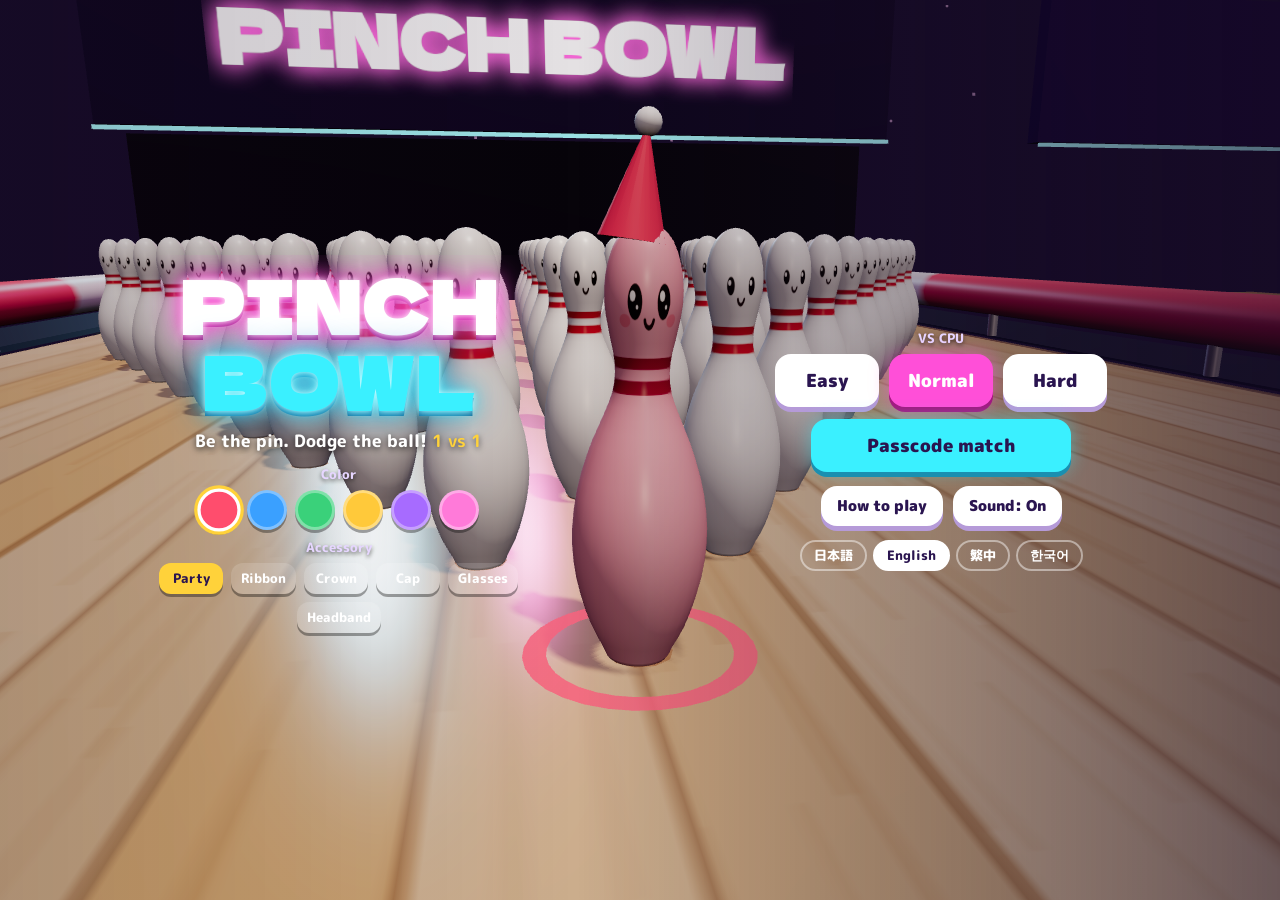
<file: index.html>
<!doctype html>
<html lang="ja">
<head>
<!-- Google tag (gtag.js) -->
<script async src="https://www.googletagmanager.com/gtag/js?id=G-5RB6XMN0QR"></script>
<script>
  window.dataLayer = window.dataLayer || [];
  function gtag(){dataLayer.push(arguments);}
  gtag('js', new Date());
  gtag('config', 'G-5RB6XMN0QR');
</script>
<meta charset="utf-8">
<meta name="viewport" content="width=device-width,initial-scale=1,maximum-scale=1,user-scalable=no,viewport-fit=cover">
<title>ピンチボウル</title>
<meta name="description" content="ボウリングのピンになって、球をよけろ！ 投げる番とよける番を交代する1対1。ピンがたくさん残った方が勝ち。">
<meta name="theme-color" content="#160b26">
<meta property="og:title" content="ピンチボウル">
<meta property="og:description" content="ボウリングのピンになって、球をよけろ！ 1対1">
<meta name="apple-mobile-web-app-capable" content="yes">
<link rel="manifest" href="manifest.json">
<link rel="icon" href="icons/icon-192.png">
<link rel="apple-touch-icon" href="icons/apple-touch-icon.png">
<link rel="preconnect" href="https://fonts.googleapis.com">
<link rel="preconnect" href="https://fonts.gstatic.com" crossorigin>
<link href="https://fonts.googleapis.com/css2?family=Dela+Gothic+One&family=M+PLUS+Rounded+1c:wght@500;800;900&display=swap" rel="stylesheet">
<link rel="stylesheet" href="css/style.css">
<!-- nasubi-track: 結果画面とXへの投稿の回数を記録（ゲームの動きには影響しない） -->
<script>(function(){try{var G="pinchbowl",IDS=["s-result"];
function ev(n){try{if(typeof gtag==='function')gtag('event',n,{game:G});}catch(e){}}
var o=window.open;window.open=function(u){try{if(/intent\/(post|tweet)/.test(String(u)))ev('x_share');}catch(e){}return o.apply(window,arguments);};
if(!IDS.length)return;
function vis(e){if(!e||!e.isConnected||e.closest('[hidden]'))return false;var r=e.getBoundingClientRect();if(r.width<1||r.height<1)return false;for(var n=e;n&&n.nodeType===1;n=n.parentElement){var s=getComputedStyle(n);if(s.display==='none'||s.visibility==='hidden'||parseFloat(s.opacity)<0.05)return false;}return true;}
var was={};setInterval(function(){try{var any=false;for(var i=0;i<IDS.length;i++){if(vis(document.getElementById(IDS[i])))any=true;}if(any&&!was.v)ev('result_view');was.v=any;}catch(e){}},700);
}catch(e){}})();</script>
<!-- nasubi-ad: スマホのとき、結果画面とタイトル画面の決めた場所に広告の帯（と、決めた場所だけその下に大きい広告）を出す（遊んでいる最中は出さない・ボタンに重ねない・広告の幅320pxを切らない・画面が出たらすぐ見せるが、最初の1.2秒は押しても反応しない・画面が出るたびに新しい広告を読みこむ（場所ごとに30秒に1回まで）・画面が隠れて2秒たったら広告を外して止める・タイトル画面はタイトル用の広告枠を使う） -->
<script>(function(){try{var C=[{"a": "#s-result .card", "v": "#s-result"}, {"a": "#s-title div.title-box", "v": "#s-title", "t": 1, "b": 1, "m": 20, "x": "", "x2": ""}],BIG=1,M=20,EX="",EX2="",AD='https://nasubi-no-oniwa.github.io/ad/',AD2='https://nasubi-no-oniwa.github.io/ad/big.html',TAD='https://nasubi-no-oniwa.github.io/ad/t.html',TAD2='https://nasubi-no-oniwa.github.io/ad/tbig.html',LOCK=1200,HOLD=2000,MIN=30000;
if(/[?&]noad=1/.test(location.search))return;
if(!/iPhone|iPod|Android|Mobile|Windows Phone|BlackBerry/i.test(navigator.userAgent||''))return;
var S=[];
function vis(e){if(!e||!e.isConnected||e.closest('[hidden]'))return false;var r=e.getBoundingClientRect();if(r.width<1||r.height<1)return false;for(var n=e;n&&n.nodeType===1;n=n.parentElement){var s=getComputedStyle(n);if(s.display==='none'||s.visibility==='hidden'||parseFloat(s.opacity)<0.05)return false;}return true;}
function opt(i,k,d){return C[i][k]===undefined?d:C[i][k];}
function mk(i){var b=document.createElement('div');b.className='nsb-ad';b.style.cssText='display:block;position:static;float:none;box-sizing:content-box;width:320px;min-width:320px;max-width:none;height:50px;margin:'+opt(i,'m',M)+'px calc((100% - 320px) / 2) 0;padding:0;border:0;background:none;box-shadow:none;border-radius:0;transform:none;overflow:hidden;flex:0 0 auto;align-self:center;'+opt(i,'x',EX);return b;}
function mk2(i){var g=document.createElement('div');g.className='nsb-ad nsb-big';g.style.cssText='display:block;position:static;float:none;box-sizing:content-box;width:300px;min-width:300px;max-width:none;height:250px;margin:20px calc((100% - 300px) / 2) 0;padding:0;border:0;background:none;box-shadow:none;border-radius:0;transform:none;overflow:hidden;flex:0 0 auto;align-self:center;'+opt(i,'x2',EX2);return g;}
function mkf(u,w,h){var f=document.createElement('iframe');f.title='ad';f.setAttribute('scrolling','no');f.width=w;f.height=h;f.style.cssText='border:0;margin:0;padding:0;width:'+w+'px;height:'+h+'px;display:block;max-width:none;visibility:hidden;pointer-events:none';f.src=u;return f;}
function place(){for(var i=0;i<C.length;i++){var a=document.querySelector(C[i].a);if(!a)continue;var s=S[i]||(S[i]={b:mk(i),g:opt(i,'b',BIG)?mk2(i):null,on:false,since:0,hid:0,last:0,f:null,f2:null});var b=s.b;
if(C[i].p==='first'){if(a.firstElementChild!==b)a.insertBefore(b,a.firstChild);}else if(b.parentNode!==a)a.appendChild(b);
if(s.g&&b.nextSibling!==s.g)a.insertBefore(s.g,b.nextSibling);}}
function off(s,now){if(s.f){s.f.style.visibility='hidden';s.f.style.pointerEvents='none';}if(s.f2){s.f2.style.visibility='hidden';s.f2.style.pointerEvents='none';}s.on=false;s.since=0;s.hid=now;}
function kill(s){if(s.f){if(s.f.parentNode)s.f.parentNode.removeChild(s.f);s.f=null;}if(s.f2){if(s.f2.parentNode)s.f2.parentNode.removeChild(s.f2);s.f2=null;}}
function tick(){try{place();var k=-1,i,s,res=false,now=Date.now();
for(i=0;i<C.length;i++){s=S[i];if(!C[i].t&&s&&vis(document.querySelector(C[i].v))&&vis(s.b)){k=i;res=true;break;}}
if(k<0)for(i=0;i<C.length;i++){s=S[i];if(C[i].t&&s&&vis(document.querySelector(C[i].v))&&vis(s.b)){k=i;break;}}
if(document.hidden)k=-1;
for(i=0;i<C.length;i++){s=S[i];if(!s)continue;
if(C[i].t){var d=(res&&vis(document.querySelector(C[i].v)))?'none':'block';if(s.b.style.display!==d){s.b.style.display=d;if(s.g)s.g.style.display=d;}}
if(i!==k){if(s.on)off(s,now);if(s.f&&now-s.hid>=HOLD&&now-s.last>=MIN)kill(s);}}
if(k<0)return;
s=S[k];
if(!s.on){s.on=true;s.since=now;}
if(!s.f){var t=!!C[k].t;s.f=mkf(t?TAD:AD,320,50);s.b.appendChild(s.f);if(s.g){s.f2=mkf(t?TAD2:AD2,300,250);s.g.appendChild(s.f2);}s.last=now;}
if(s.f.parentNode!==s.b)s.b.appendChild(s.f);if(s.f2&&s.f2.parentNode!==s.g)s.g.appendChild(s.f2);
var pe=(now-s.since<LOCK)?'none':'auto';
s.f.style.visibility='visible';s.f.style.pointerEvents=pe;if(s.f2){s.f2.style.visibility='visible';s.f2.style.pointerEvents=pe;}
}catch(_){}}
function go(){place();try{new MutationObserver(place).observe(document.body,{childList:true,subtree:true});}catch(_){}setInterval(tick,300);}
if(document.body)go();else document.addEventListener('DOMContentLoaded',go);
}catch(e){}})();</script>
<!-- nasubi-next: 結果画面に「次のゲーム」を出す（右にスライドするか押すと、おすすめの画面。中身は nasubi-no-oniwa.github.io/next/next.js で全作品共通） -->
<script>window.NSB_NEXT={"g": "pinchbowl", "r": [{"a": "#s-result .card", "v": "#s-result"}], "ad": 1};</script>
<script src="https://nasubi-no-oniwa.github.io/next/next.js" defer></script>
</head>
<body>
<div id="view"></div>

<!-- タイトル -->
<div class="screen active" id="s-title">
  <div class="title-box">
    <div class="tcol">
      <div class="logo"><span class="l1" data-i="l1">ピンチ</span><span class="l2" data-i="l2">ボウル</span></div>
      <div class="sub" data-ih="sub">ピンになって、球をよけろ！ <b>1対1</b></div>
      <div class="sel"><div class="lbl" data-i="color">いろ</div><div class="row" id="col-row"></div></div>
      <div class="sel"><div class="lbl" data-i="deco">かざり</div><div class="row" id="hat-row"></div></div>
    </div>
    <div class="tcol">
      <div class="lbl" data-i="vs_cpu">CPUとたいせん</div>
      <div class="lv-row">
        <button class="btn lv" data-lv="easy" data-i="lv_easy">かんたん</button>
        <button class="btn lv hot" data-lv="normal" data-i="lv_normal">ふつう</button>
        <button class="btn lv" data-lv="hard" data-i="lv_hard">むずかしい</button>
      </div>
      <button class="btn on-btn" id="btn-online" data-i="online2">あいことば対戦</button>
      <div class="row2">
        <button class="btn sm" id="btn-howto" data-i="howto">あそびかた</button>
        <button class="btn sm" id="btn-snd"><span data-i="snd">音：</span><span id="snd-name">あり</span></button>
      </div>
      <div class="langs" role="group" aria-label="Language"><button type="button" data-lang="ja">日本語</button><button type="button" data-lang="en">English</button><button type="button" data-lang="zh">繁中</button><button type="button" data-lang="ko">한국어</button></div>
    </div>
  </div>
</div>

<!-- あいことば対戦 -->
<div class="screen" id="s-online">
  <div class="title-box">
    <div class="card on-card">
      <h2 data-i="online2">あいことば対戦</h2>
      <div id="on-form">
        <p class="note" data-i="on_note">同じ「あいことば」を入れた人と1対1。3人目からは観戦になります。</p>
        <label class="fld"><span data-i="name">なまえ</span><input id="in-name" maxlength="8" placeholder="8文字まで" data-ip="ph_name"></label>
        <label class="fld"><span data-i="passcode">あいことば</span><input id="in-code" maxlength="20" placeholder="例：ストライク" data-ip="ex_code"></label>
        <button class="btn hot" id="btn-join" data-i="join2">入る</button>
      </div>
      <div id="on-wait" class="hide">
        <p class="big-note" id="on-msg" data-i="waiting">あいてを待っています…</p>
        <p class="note" id="on-people"></p>
      </div>
      <p class="err" id="on-err"></p>
      <button class="btn sm" id="btn-on-back" data-i="back">もどる</button>
    </div>
  </div>
</div>

<!-- あそびかた -->
<div class="screen" id="s-howto">
  <div class="title-box">
    <div class="card how">
      <h2 data-i="howto">あそびかた</h2>
      <ol>
        <li data-ih="h1"><b>100本のピンのうち、1本があなた。</b>はじめに自分になるピンをえらびます。</li>
        <li data-ih="h2">「投げる番」と「よける番」を<b>3回ずつ</b>交代。最後に<b>ピンがたくさん残っていた方が勝ち</b>。</li>
        <li data-ih="h3"><b>よける番：</b>左がわをさわってスティックで動く（ジャンプはできない）。動いてほかのピンにぶつかると、そのピンも倒れてしまう。</li>
        <li data-ih="h4">ピンにたくさん当たって<b class="blue">青く光った球</b>は、ぶつかれば<b>止められる</b>。<b class="red">赤い球</b>に当たると<b>ふっとんで、その場で負け！</b></li>
        <li data-ih="h5"><b>前の方のピンをえらぶとボーナス</b>（前から5列：＋15本、6〜10列：＋8本）。最後まで生き残ったら足されます。</li>
        <li data-ih="h6"><b>投げる番：</b>左右にドラッグで位置、<b>上にスワイプ</b>で投げる。速くスワイプすると速い球、指を曲げるとカーブ。横のガードレールで<b>はね返り</b>もねらえます。「＋バンパー」で、1投に1本<b>はね返り用のバンパー</b>を好きな場所・向きに置けます（相手にも見えます）。</li>
      </ol>
      <p class="note" data-i="pc_note">PC：よける＝WASD／矢印　投げる＝マウスでスワイプ（キーボードなら ←→で位置、Q/Eでカーブ、スペース長押しで投げる）</p>
      <p class="credit" data-i="credit">素材：Kenney「Impact Sounds」（CC0）　音楽：自作</p>
      <button class="btn" id="btn-how-back" data-i="back">もどる</button>
    </div>
  </div>
</div>

<!-- 試合の表示 -->
<div id="hud" class="hide">
  <div class="topbar">
    <div class="pl" id="pl0"><i class="dot"></i><span class="nm"></span><b class="cnt">100</b><em class="bn"></em></div>
    <div class="mid"><div class="tn" id="tn"></div><div class="ph" id="ph"></div><div class="tbar"><i id="tbar"></i></div></div>
    <div class="pl r" id="pl1"><em class="bn"></em><b class="cnt">100</b><span class="nm"></span><i class="dot"></i></div>
  </div>
  <button class="btn ic ui" id="btn-pause">Ⅱ</button>
  <button class="btn ic ui" id="btn-cam" data-i="cam">視点</button>
  <div class="hint" id="hint"></div>
  <div class="banner" id="banner"></div>
  <div class="spd" id="spd"><b id="spd-v"></b><span data-i="speed">はやさ</span></div>
  <div class="kbar ui" id="kbar"><i id="kbar-i"></i></div>
  <button class="btn sm ui" id="btn-auto" data-i="auto">おまかせ</button>
  <div class="watch-tag" id="watch-tag" data-i="watching">観戦中</div>
  <canvas id="mini" width="120" height="200"></canvas>
  <div class="bump-ui ui" id="bump-ui">
    <button class="btn sm" id="btn-bump" data-i="bumper">＋ バンパー</button>
    <div class="bump-edit" id="bump-edit"><button class="btn sm" id="btn-rot" data-i="rot">↻ まわす</button><button class="btn sm" id="btn-bdel" data-i="bdel">とる</button><button class="btn sm hot" id="btn-bok">OK</button></div>
  </div>
  <div class="toasts" id="toasts"></div>
</div>
<div id="stick"><div id="knob"></div></div>

<!-- 一時停止 -->
<div class="screen" id="s-pause">
  <div class="title-box"><div class="card"><h2 data-i="pause_t">ひと休み</h2>
    <button class="btn hot" id="btn-resume" data-i="resume">つづける</button>
    <button class="btn" id="btn-quit" data-i="to_title">タイトルへ</button>
  </div></div>
</div>

<!-- 結果 -->
<div class="screen" id="s-result">
  <div class="title-box"><div class="card res">
    <div class="res-t" id="res-t"></div>
    <div class="res-why" id="res-why"></div>
    <div class="res-sc"><div class="rs" id="rs0"></div><div class="vs">VS</div><div class="rs" id="rs1"></div></div>
    <div class="row2">
      <button class="btn hot" id="btn-again" data-i="again">もう一回</button>
      <button class="btn" id="btn-title" data-i="to_title">タイトルへ</button>
    </div>
    <p class="note" id="res-note"></p>
  </div></div>
</div>

<div class="loading" id="loading" data-i="loading">よみこみ中…</div>

<script src="js/i18n.js"></script>
<script src="lib/three.min.js"></script>
<script src="lib/cannon.min.js"></script>
<script src="js/firebase-config.js"></script>
<script src="js/config.js"></script>
<script src="js/sound.js"></script>
<script src="js/phys.js"></script>
<script src="js/cpu.js"></script>
<script src="js/render.js"></script>
<script src="js/input.js"></script>
<script src="js/online.js"></script>
<script src="js/main.js"></script>
</body>
</html>
</file>
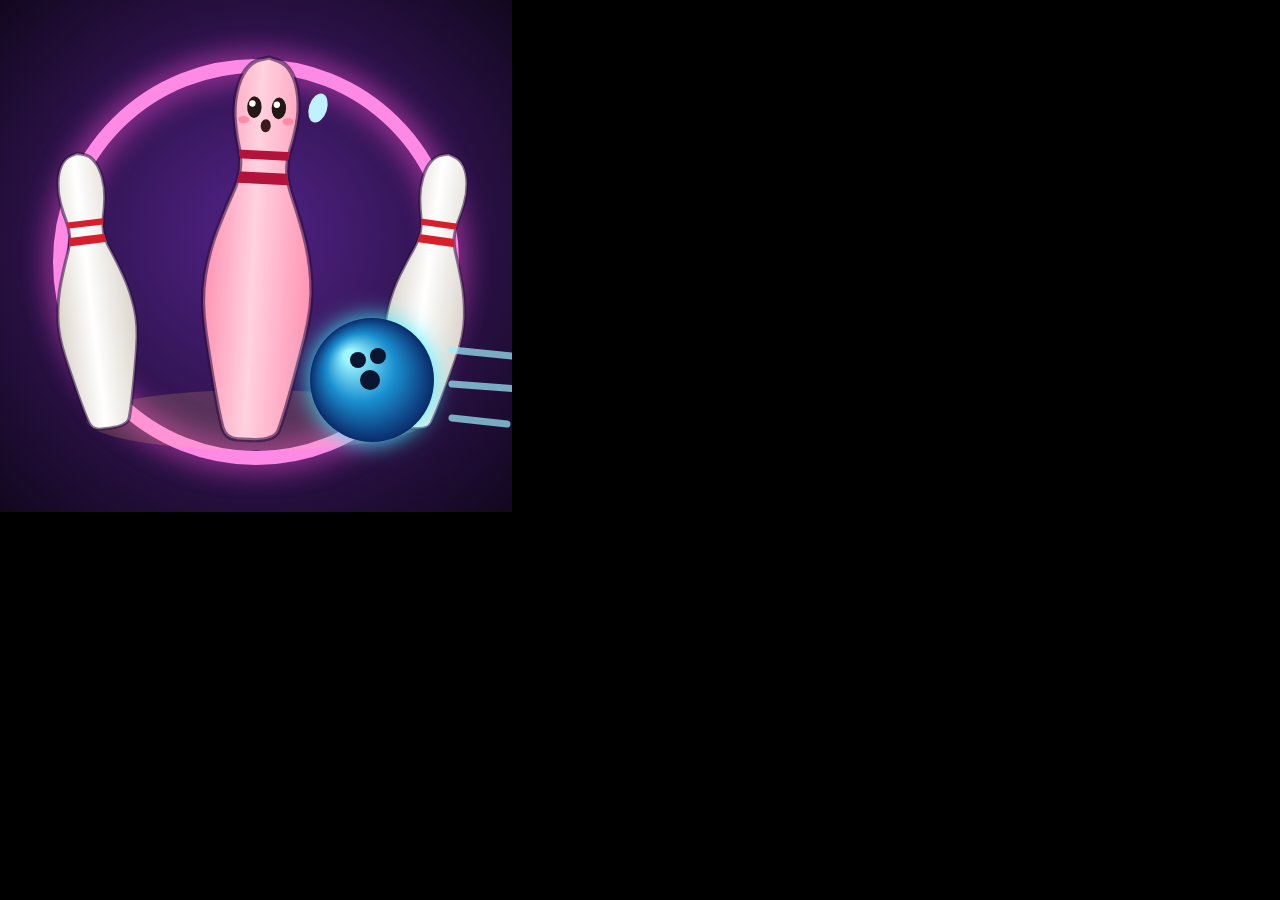
<file: icon.html>
<!doctype html><html><body style="margin:0;background:#000">
<canvas id="c" width="512" height="512"></canvas>
<script>
// アイコン（この画面をそのまま画像にする）
const c=document.getElementById('c'), g=c.getContext('2d');
const bg=g.createRadialGradient(256,230,40,256,256,360); bg.addColorStop(0,'#4a1f7a'); bg.addColorStop(1,'#12071f'); g.fillStyle=bg; g.fillRect(0,0,512,512);
// ネオンの輪
g.save(); g.shadowColor='#ff4fd8'; g.shadowBlur=30; g.strokeStyle='#ff8ae6'; g.lineWidth=14; g.beginPath(); g.arc(256,262,196,0,Math.PI*2); g.stroke(); g.restore();
// ゆか
g.fillStyle='rgba(255,190,120,.18)'; g.beginPath(); g.ellipse(256,420,170,30,0,0,Math.PI*2); g.fill();
// ピン
function pin(x,y,s,rot,body,stripe,face){
  g.save(); g.translate(x,y); g.rotate(rot); g.scale(s,s);
  const P=[[0,0],[34,0],[44,-30],[60,-100],[78,-190],[70,-260],[50,-320],[34,-360],[32,-390],[40,-420],[46,-460],[40,-500],[24,-525],[0,-532]];
  g.beginPath();
  const Q=P.concat(P.slice().reverse().map(p=>[-p[0],p[1]]));
  g.moveTo(Q[0][0],Q[0][1]); for(let i=1;i<Q.length-1;i++){ const mx=(Q[i][0]+Q[i+1][0])/2, my=(Q[i][1]+Q[i+1][1])/2; g.quadraticCurveTo(Q[i][0],Q[i][1],mx,my); } g.lineTo(Q[Q.length-1][0],Q[Q.length-1][1]);
  g.closePath();
  const gr=g.createLinearGradient(-80,0,80,0); gr.addColorStop(0,body[0]); gr.addColorStop(.45,body[1]); gr.addColorStop(1,body[0]); g.fillStyle=gr; g.fill();
  g.lineWidth=6; g.strokeStyle='rgba(40,10,60,.55)'; g.stroke();
  g.save(); g.clip(); g.fillStyle=stripe; g.fillRect(-90,-372,180,16); g.fillRect(-90,-402,180,12); g.restore();
  if(face){
    g.fillStyle='#231815'; for(const dx of [-17,17]){ g.beginPath(); g.ellipse(dx,-462,10,15,0,0,Math.PI*2); g.fill(); }
    g.fillStyle='#fff'; for(const dx of [-17,17]){ g.beginPath(); g.arc(dx-3,-467,4.5,0,Math.PI*2); g.fill(); }
    g.fillStyle='#3a1a1a'; g.beginPath(); g.ellipse(0,-437,7,9,0,0,Math.PI*2); g.fill();
    g.fillStyle='rgba(255,110,140,.6)'; for(const dx of [-31,31]){ g.beginPath(); g.ellipse(dx,-444,8,5,0,0,Math.PI*2); g.fill(); }
  }
  g.restore();
}
pin(110,428,0.52,-0.12,['#d9d2c8','#ffffff'],'#d81e2c',false);
pin(410,428,0.52,0.14,['#d9d2c8','#ffffff'],'#d81e2c',false);
pin(250,440,0.72,0.05,['#ff8fb0','#ffd2e0'],'#b3123a',true);
// 球
g.save(); g.shadowColor='#3af0ff'; g.shadowBlur=24;
const bx=372,by=380,br=62; const bg2=g.createRadialGradient(bx-22,by-24,6,bx,by,br); bg2.addColorStop(0,'#9ff7ff'); bg2.addColorStop(.5,'#1a8fd0'); bg2.addColorStop(1,'#0a2a6a');
g.fillStyle=bg2; g.beginPath(); g.arc(bx,by,br,0,Math.PI*2); g.fill(); g.restore();
g.fillStyle='#0a1530'; for(const [dx,dy,r] of [[-14,-20,8],[6,-24,8],[-2,0,10]]){ g.beginPath(); g.arc(bx+dx,by+dy,r,0,Math.PI*2); g.fill(); }
// あせ
g.fillStyle='#bff1ff'; g.beginPath(); g.ellipse(318,108,9,15,0.3,0,Math.PI*2); g.fill();
// スピード線
g.strokeStyle='rgba(158,240,255,.7)'; g.lineWidth=7; g.lineCap='round'; for(const [y,l] of [[350,60],[384,80],[418,55]]){ g.beginPath(); g.moveTo(452,y); g.lineTo(452+l,y+6); g.stroke(); }
</script></body></html>
</file>
<file: css/style.css>
:root { --bg: #160b26; --ink: #2a1550; --pink: #ff4fd8; --cyan: #3af0ff; --yel: #ffd23a; --red: #ff4d6d; --blue: #4ac8ff; --card: #fff8fd; }
* { box-sizing: border-box; -webkit-tap-highlight-color: transparent; }
html, body { margin: 0; height: 100%; overflow: hidden; background: var(--bg); color: #fff; font-family: 'M PLUS Rounded 1c', sans-serif; font-weight: 800; user-select: none; -webkit-user-select: none; touch-action: none; }
#view { position: fixed; inset: 0; }
#view canvas { display: block; width: 100%; height: 100%; }
button { font: inherit; color: inherit; cursor: pointer; }
.hide { display: none !important; }
.screen { position: fixed; inset: 0; display: none; align-items: center; justify-content: center; }
.screen.active { display: flex; }
#s-online, #s-howto, #s-pause, #s-result { background: rgba(22,11,38,.55); backdrop-filter: blur(3px); -webkit-backdrop-filter: blur(3px); }

/* タイトル */
#s-title { background: linear-gradient(90deg, rgba(22,11,38,.15), rgba(22,11,38,.0) 45%, rgba(22,11,38,.55)); }
.title-box { display: grid; grid-template-columns: minmax(0, 1fr) minmax(0, 1fr); gap: clamp(24px, 17vw, 300px); align-items: center; padding: max(12px, env(safe-area-inset-top)) max(16px, env(safe-area-inset-right)) 12px max(16px, env(safe-area-inset-left)); max-width: 1020px; width: 100%; max-height: 100%; overflow-y: auto; text-align: center; }
#s-online .title-box, #s-howto .title-box, #s-pause .title-box, #s-result .title-box { grid-template-columns: 1fr; }
.tcol { min-width: 0; }
@media (max-aspect-ratio: 1/1) { .title-box { grid-template-columns: 1fr; gap: 10px; align-self: end; padding-bottom: max(18px, env(safe-area-inset-bottom)); } #s-title { align-items: flex-end; background: linear-gradient(180deg, rgba(22,11,38,0) 30%, rgba(22,11,38,.7)); } }
.logo { white-space: nowrap; font-family: 'Dela Gothic One', sans-serif; font-size: clamp(34px, min(5.6vw, 12vh), 76px); line-height: 1.05; letter-spacing: .02em; }
.logo span { display: block; }
.logo .l1 { color: #fff; text-shadow: 0 0 6px #fff, 0 0 18px var(--pink), 0 0 36px var(--pink), 0 5px 0 #7a1468; }
.logo .l2 { color: var(--cyan); text-shadow: 0 0 6px #c8fbff, 0 0 18px var(--cyan), 0 0 36px #1a8fd0, 0 5px 0 #145a8a; }
.sub { margin: 10px 0 12px; font-size: 17px; text-shadow: 0 2px 6px rgba(0,0,0,.7); } .sub b { color: var(--yel); }
.lbl { font-size: 13px; color: #e6d6ff; margin-bottom: 6px; text-shadow: 0 2px 4px rgba(0,0,0,.6); }
.sel { margin-top: 8px; }
.row { display: flex; gap: 8px; justify-content: center; flex-wrap: wrap; }
.sw { width: 40px; height: 40px; border-radius: 50%; border: 3px solid rgba(255,255,255,.35); box-shadow: 0 3px 0 rgba(0,0,0,.35); padding: 0; }
.sw.on { border-color: #fff; box-shadow: 0 0 0 3px var(--yel), 0 3px 0 rgba(0,0,0,.35); transform: scale(1.08); }
.hat { border: 0; border-radius: 12px; padding: 6px 10px; font-size: 13px; background: rgba(255,255,255,.14); color: #fff; box-shadow: 0 3px 0 rgba(0,0,0,.35); min-width: 64px; }
.hat.on { background: var(--yel); color: var(--ink); }
.lv-row { display: flex; gap: 10px; justify-content: center; flex-wrap: wrap; margin-bottom: 12px; }
.btn { border: 0; border-radius: 16px; padding: 13px 22px; background: #fff; color: var(--ink); font-size: 18px; font-weight: 900; box-shadow: 0 5px 0 #b59ad8; transition: transform .08s; }
.btn:active { transform: translateY(3px); box-shadow: 0 2px 0 #b59ad8; }
.btn.hot { background: var(--pink); color: #fff; box-shadow: 0 5px 0 #a3187f, 0 0 18px rgba(255,79,216,.55); }
.btn.lv { min-width: 104px; padding: 13px 16px; }
.btn.sm { font-size: 15px; padding: 9px 16px; }
.btn.on-btn { background: var(--cyan); color: var(--ink); box-shadow: 0 5px 0 #1a8fb0, 0 0 18px rgba(58,240,255,.45); min-width: 260px; }
.row2 { display: flex; gap: 10px; justify-content: center; margin-top: 14px; flex-wrap: wrap; }
@media (max-height: 460px) { .logo { font-size: 46px; } .sub { margin: 4px 0 6px; font-size: 14px; } .btn { padding: 9px 16px; font-size: 16px; } .btn.lv { min-width: 92px; } .row2 { margin-top: 10px; } .sw { width: 34px; height: 34px; } .hat { padding: 4px 8px; min-width: 54px; } .btn.on-btn { min-width: 0; } .lv-row { margin-bottom: 8px; } }

/* カード */
.card { background: var(--card); color: var(--ink); border-radius: 22px; padding: 18px 22px; max-width: 520px; width: 100%; margin: 0 auto; box-shadow: 0 0 0 4px rgba(255,79,216,.35), 0 18px 40px rgba(0,0,0,.45); text-align: center; }
.card h2 { margin: 0 0 10px; font-family: 'Dela Gothic One', sans-serif; font-weight: 400; color: #7a1468; }
.card .btn { margin: 4px; }
.note { margin: 6px 0; font-size: 13px; font-weight: 500; color: #554a6a; }
.big-note { font-size: 18px; margin: 10px 0; }
.err { color: #d0103a; font-size: 14px; min-height: 1em; margin: 6px 0; }
.fld { display: flex; flex-direction: column; text-align: left; font-size: 13px; gap: 4px; margin-bottom: 10px; }
.fld input { font: inherit; font-size: 17px; padding: 10px 12px; border-radius: 12px; border: 2px solid #d9c6ef; user-select: text; -webkit-user-select: text; }
#on-form .btn { width: 100%; margin: 4px 0 0; }
.how { max-width: 640px; text-align: left; max-height: calc(100vh - 24px); overflow-y: auto; }
.how h2 { text-align: center; }
.how ol { margin: 0; padding-left: 1.3em; font-size: 14px; font-weight: 500; line-height: 1.6; }
.how li { margin-bottom: 6px; } .how b { font-weight: 900; } .how .blue { color: #1a8fd0; } .how .red { color: #d0103a; }
.how .btn { display: block; margin: 10px auto 0; }
.credit { font-size: 11px; color: #887a9a; margin: 8px 0 0; }

/* HUD */
#hud { position: fixed; inset: 0; pointer-events: none; }
#hud .ui { pointer-events: auto; }
.topbar { position: absolute; top: max(6px, env(safe-area-inset-top)); left: max(10px, env(safe-area-inset-left)); right: max(10px, env(safe-area-inset-right)); display: flex; align-items: flex-start; justify-content: space-between; gap: 8px; }
.pl { display: flex; align-items: center; gap: 8px; background: rgba(22,11,38,.72); border-radius: 999px; padding: 4px 14px 4px 8px; min-width: 0; box-shadow: 0 0 0 2px rgba(255,255,255,.12); margin-left: 52px; }
.pl.r { padding: 4px 8px 4px 14px; margin-left: 0; margin-right: 0; }
.pl .dot { width: 14px; height: 14px; border-radius: 50%; background: #fff; flex: 0 0 auto; box-shadow: 0 0 8px currentColor; }
.pl .nm { font-size: 13px; max-width: 8em; overflow: hidden; text-overflow: ellipsis; white-space: nowrap; }
.pl .cnt { font-family: 'Dela Gothic One', sans-serif; font-weight: 400; font-size: 24px; line-height: 1; font-variant-numeric: tabular-nums; }
.pl .cnt::after { content: '本'; font-family: 'M PLUS Rounded 1c'; font-size: 11px; margin-left: 2px; }
.pl.turn { box-shadow: 0 0 0 2px var(--yel), 0 0 14px rgba(255,210,58,.6); }
.mid { text-align: center; background: rgba(22,11,38,.72); border-radius: 14px; padding: 3px 14px 5px; min-width: 120px; }
.tn { font-size: 11px; opacity: .85; } .ph { font-size: 15px; white-space: nowrap; }
.tbar { height: 4px; background: rgba(255,255,255,.15); border-radius: 2px; margin-top: 3px; overflow: hidden; } .tbar i { display: block; height: 100%; width: 0; background: var(--yel); }
.btn.ic { position: absolute; top: max(6px, env(safe-area-inset-top)); left: max(10px, env(safe-area-inset-left)); width: 44px; height: 40px; padding: 0; font-size: 16px; border-radius: 12px; background: rgba(255,255,255,.88); box-shadow: 0 3px 0 #b59ad8; }
#btn-cam { top: auto; left: auto; bottom: max(14px, env(safe-area-inset-bottom)); right: max(14px, env(safe-area-inset-right)); width: 64px; height: 48px; font-size: 14px; display: none; }
#hud.dodge #btn-cam { display: block; }
.hint { position: absolute; left: 50%; bottom: max(10px, env(safe-area-inset-bottom)); transform: translateX(-50%); background: rgba(22,11,38,.7); padding: 6px 14px; border-radius: 999px; font-size: 13px; white-space: nowrap; max-width: 94vw; overflow: hidden; text-overflow: ellipsis; }
.hint:empty { display: none; }
.banner { position: absolute; left: 0; right: 0; top: 34%; text-align: center; font-family: 'Dela Gothic One', sans-serif; font-size: clamp(30px, 7vw, 64px); color: #fff; text-shadow: 0 0 10px var(--pink), 0 0 26px var(--pink), 0 5px 0 #7a1468; opacity: 0; transform: scale(.8); transition: opacity .2s, transform .25s; white-space: pre-line; line-height: 1.15; }
.banner.show { opacity: 1; transform: scale(1); }
.banner.blue { text-shadow: 0 0 10px var(--cyan), 0 0 26px #1a8fd0, 0 5px 0 #145a8a; }
.banner.yel { color: var(--yel); text-shadow: 0 0 10px #ffb000, 0 0 26px #ff7a00, 0 5px 0 #8a4a00; }
.banner small { display: block; font-family: 'M PLUS Rounded 1c'; font-size: .36em; font-weight: 900; margin-top: 6px; text-shadow: 0 2px 6px rgba(0,0,0,.7); }
.spd { position: absolute; right: max(14px, env(safe-area-inset-right)); top: 64px; text-align: center; background: rgba(22,11,38,.72); border-radius: 14px; padding: 4px 12px; display: none; }
.spd b { display: block; font-family: 'Dela Gothic One'; font-weight: 400; font-size: 22px; color: var(--red); }
.spd span { font-size: 10px; } .spd.ok b { color: var(--blue); }
#hud.roll .spd { display: block; }
.kbar { position: absolute; left: 50%; bottom: 52px; width: 200px; height: 12px; margin-left: -100px; border-radius: 6px; background: rgba(22,11,38,.7); overflow: hidden; display: none; box-shadow: 0 0 0 2px rgba(255,255,255,.3); }
.kbar i { display: block; height: 100%; width: 0; background: linear-gradient(90deg, var(--cyan), var(--yel), var(--red)); }
.kbar.on { display: block; }
#btn-auto { position: absolute; right: max(14px, env(safe-area-inset-right)); bottom: max(14px, env(safe-area-inset-bottom)); display: none; }
#hud.pick #btn-auto { display: block; }
.watch-tag { position: absolute; left: 50%; top: 64px; transform: translateX(-50%); background: rgba(58,240,255,.85); color: var(--ink); padding: 2px 12px; border-radius: 999px; font-size: 12px; display: none; }
#hud.watch .watch-tag { display: block; }
#hud.watch #btn-pause { display: none; }
#stick { position: fixed; width: 124px; height: 124px; margin: -62px 0 0 -62px; border-radius: 50%; background: rgba(255,255,255,.12); box-shadow: inset 0 0 0 3px rgba(255,255,255,.4); display: none; pointer-events: none; }
#stick.on { display: block; }
#knob { position: absolute; left: 50%; top: 50%; width: 56px; height: 56px; border-radius: 50%; background: rgba(255,255,255,.85); transform: translate(-50%,-50%); box-shadow: 0 3px 8px rgba(0,0,0,.4); }

/* 結果 */
.res-t { font-family: 'Dela Gothic One', sans-serif; font-size: 44px; color: #d0103a; }
.res-t.win { color: #e08a00; }
.res-why { font-size: 15px; margin: 2px 0 10px; color: #554a6a; }
.res-sc { display: flex; align-items: center; justify-content: center; gap: 14px; margin-bottom: 8px; }
.rs { min-width: 120px; } .rs .n { font-size: 13px; } .rs .c { font-family: 'Dela Gothic One'; font-size: 40px; line-height: 1.1; } .rs .c small { font-size: 14px; margin-left: 2px; }
.rs .ls { display: flex; gap: 4px; justify-content: center; font-size: 11px; color: #776a8a; }
.vs { font-family: 'Dela Gothic One'; color: #b59ad8; }
.loading { position: fixed; left: 50%; bottom: 12px; transform: translateX(-50%); font-size: 13px; color: #e6d6ff; }
.loading.done { display: none; }

@media (max-width: 560px) { .pl .nm { display: none; } .pl { margin-left: 50px; padding: 4px 10px 4px 8px; } .pl .cnt { font-size: 20px; } .mid { min-width: 0; padding: 3px 8px 5px; } .ph { font-size: 13px; } }
@media (max-aspect-ratio: 1/1) { .logo { font-size: 46px; } .logo span { display: inline; } .sub { margin: 4px 0 6px; } .sel { margin-top: 4px; } .lv-row { margin-bottom: 8px; } .btn { padding: 10px 16px; font-size: 16px; } .btn.lv { min-width: 0; flex: 1; } .lv-row { flex-wrap: nowrap; } .btn.on-btn { min-width: 0; width: 100%; } .row2 { margin-top: 8px; } }

.pl .bn { font-style: normal; font-size: 12px; color: var(--yel); }
.pl .bn:empty { display: none; }
#mini { position: absolute; right: max(10px, env(safe-area-inset-right)); top: 54px; width: 72px; height: 120px; border-radius: 10px; background: rgba(22,11,38,.6); box-shadow: 0 0 0 2px rgba(255,255,255,.18); display: none; }
#hud.mini #mini { display: block; }
.spd { right: auto; left: max(10px, env(safe-area-inset-left)); top: 54px; }
.bump-ui { position: absolute; right: max(12px, env(safe-area-inset-right)); bottom: max(46px, calc(env(safe-area-inset-bottom) + 40px)); display: none; flex-direction: column; align-items: flex-end; gap: 6px; }
#hud.throw .bump-ui { display: flex; }
.bump-edit { display: none; gap: 6px; }
.bump-ui.on .bump-edit { display: flex; } .bump-ui.on #btn-bump { display: none; }
.bump-ui.used #btn-bump { display: none; }
#btn-bump { background: var(--yel); color: var(--ink); box-shadow: 0 4px 0 #b7820a; }
.toasts { position: absolute; left: 50%; top: 22%; transform: translateX(-50%); display: flex; flex-direction: column; align-items: center; gap: 4px; }
.toast { background: rgba(208,16,58,.85); color: #fff; padding: 3px 12px; border-radius: 999px; font-size: 14px; animation: tst 1.4s ease-out forwards; }
.toast.ok { background: rgba(26,143,208,.85); }
@keyframes tst { 0% { opacity: 0; transform: translateY(8px); } 15% { opacity: 1; transform: none; } 75% { opacity: 1; } 100% { opacity: 0; transform: translateY(-10px); } }
.rs .bo { font-size: 12px; color: #776a8a; }

/* ことばの切りかえ */
.langs{display:flex;flex-wrap:wrap;gap:6px;justify-content:center;margin-top:14px}
.langs button{font:800 13px 'M PLUS Rounded 1c',sans-serif;background:transparent;color:#fff;border:2px solid rgba(255,255,255,.45);border-radius:999px;padding:4px 12px;cursor:pointer}
.langs button[aria-pressed="true"]{background:#fff;color:#2a1550;border-color:#fff}

/* ことばごとの組みなおし */
html[data-lang="ko"] .logo, html[data-lang="ko"] .banner, html[data-lang="ko"] .res-t, html[data-lang="ko"] .card h2 { font-family: 'Black Han Sans', 'Dela Gothic One', sans-serif; font-weight: 400; }
html[data-lang="ko"] .logo { letter-spacing: .06em; }
html[data-lang="ko"] .logo .l1 { text-shadow: 0 0 4px var(--pink), 0 0 12px rgba(255,79,216,.7), 0 4px 0 #7a1468; }
html[data-lang="ko"] .logo .l2 { text-shadow: 0 0 4px #1a8fd0, 0 0 12px rgba(58,240,255,.6), 0 4px 0 #145a8a; }
html[data-lang="ko"] .banner { text-shadow: 0 0 6px var(--pink), 0 4px 0 #7a1468; }
html[data-lang="ko"] .banner.blue { text-shadow: 0 0 6px #1a8fd0, 0 4px 0 #145a8a; }
html[data-lang="ko"] .banner.yel { text-shadow: 0 0 6px #ff7a00, 0 4px 0 #8a4a00; }
html[data-lang="en"] .pl .cnt::after { content: ''; margin: 0; }
html[data-lang="zh"] .pl .cnt::after { content: '支'; }
html[data-lang="ko"] .pl .cnt::after { content: '개'; }
html:not([data-lang="ja"]) .banner { font-size: clamp(26px, 6.2vw, 56px); padding: 0 12px; }
html:not([data-lang="ja"]) .hint { font-size: 12px; }
@media (max-width: 560px) { .hint { white-space: normal; text-align: center; width: max-content; max-width: calc(100vw - 110px); left: max(10px, env(safe-area-inset-left)); transform: none; border-radius: 14px; line-height: 1.35; } .rs { min-width: 0; } .res-sc { gap: 8px; } }
@media (max-width: 380px) { .pl { margin-left: 46px; padding: 3px 7px 3px 6px; gap: 5px; } .pl.r { padding: 3px 6px 3px 7px; } .pl .cnt { font-size: 18px; } .mid { padding: 3px 6px 4px; } .ph { font-size: 12px; } .rs .c { font-size: 32px; } }
@media (max-aspect-ratio: 1/1) { html[data-lang="en"] .logo { font-size: clamp(28px, 9.6vw, 46px); } html[data-lang="en"] .logo .l2 { margin-left: .22em; } }
#s-online .title-box, #s-howto .title-box, #s-pause .title-box, #s-result .title-box { grid-template-columns: minmax(0, 1fr); }
.fld input { min-width: 0; width: 100%; }
@media (max-height: 460px) { .langs { margin-top: 8px; } .langs button { padding: 2px 10px; font-size: 12px; } }
/* 上の帯（せまいスマホ）：投げた回数を1行に、左右の札を小さく */
.tn { white-space: nowrap; }
@media (max-width: 380px) {
  .topbar { gap: 4px; }
  .pl { gap: 3px; padding: 3px 6px 3px 5px; margin-left: 44px; } .pl.r { padding: 3px 5px 3px 6px; }
  .pl .dot { width: 10px; height: 10px; }
  .pl .cnt { font-size: 17px; white-space: nowrap; } .pl .cnt::after { font-size: 9px; margin-left: 1px; }
  .pl .bn { font-size: 10px; }
  .tn { font-size: 10px; } .mid { padding: 3px 5px 4px; }
  html:not([data-lang="ja"]) .res-t { font-size: 36px; }
  html:not([data-lang="ja"]) .rs .c small { font-size: 11px; }
  .rs .c { font-size: 28px; }
}
@media (max-width: 560px) { .rs { flex: 1 1 0; } }
.rs .c { white-space: nowrap; }
/* せまいスマホ：説明が2行になるので、バンパーのボタンをその上へ */
@media (max-width: 560px) { .bump-ui { bottom: max(66px, calc(env(safe-area-inset-bottom) + 60px)); } }
</file>
